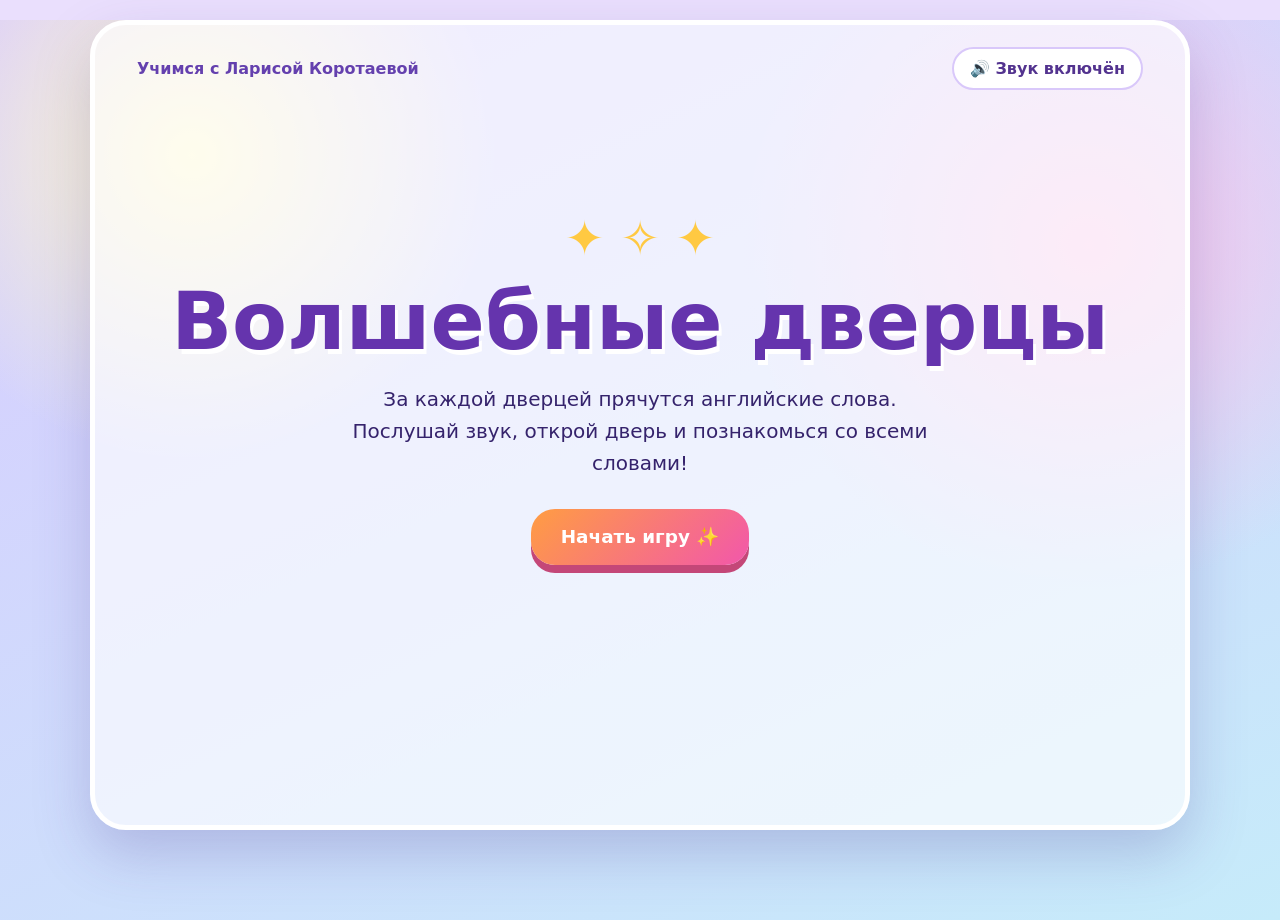
<file: index.html>
<!doctype html>
<html lang="ru">
<head>
  <meta charset="utf-8">
  <meta name="viewport" content="width=device-width, initial-scale=1">
  <meta name="theme-color" content="#5b3ab6">
  <title>Волшебные дверцы — SH CH TH PH</title>
  <link rel="stylesheet" href="styles.css">
  <script src="data.js" defer></script>
  <script src="audio.js" defer></script>
  <script src="app.js" defer></script>
</head>
<body>
  <main class="game">
    <header><span class="brand">Учимся с Ларисой Коротаевой</span><button id="sound-toggle" class="sound" type="button" aria-pressed="true">🔊 Звук включён</button></header>
    <section id="start" class="screen hero" aria-labelledby="game-title">
      <div class="sparkles" aria-hidden="true">✦ ✧ ✦</div>
      <h1 id="game-title">Волшебные дверцы</h1>
      <p>За каждой дверцей прячутся английские слова. Послушай звук, открой дверь и познакомься со всеми словами!</p>
      <button class="primary" id="start-button" type="button">Начать игру ✨</button>
    </section>
    <section id="doors" class="screen" hidden aria-labelledby="doors-title">
      <h2 id="doors-title">Выбери волшебную дверцу</h2>
      <p class="hint">Нажми на дверь и послушай её звук.</p>
      <div id="door-grid" class="door-grid"></div>
      <button class="back" id="doors-home" type="button">← На главную</button>
    </section>
    <section id="room" class="screen" hidden aria-labelledby="room-title">
      <button class="back" id="room-back" type="button">← К дверцам</button>
      <div class="room-heading"><span id="room-symbol" class="symbol"></span><div><h2 id="room-title"></h2><p id="room-sound"></p></div></div>
      <p class="hint">Нажми на слово, чтобы услышать его. Прослушай все три слова.</p>
      <div id="word-grid" class="word-grid"></div>
      <p id="progress" class="progress" role="status" aria-live="polite"></p>
      <button class="primary" id="finish-button" type="button" hidden>Вернуться к дверцам ✨</button>
    </section>
  </main>
</body>
</html>
</file>
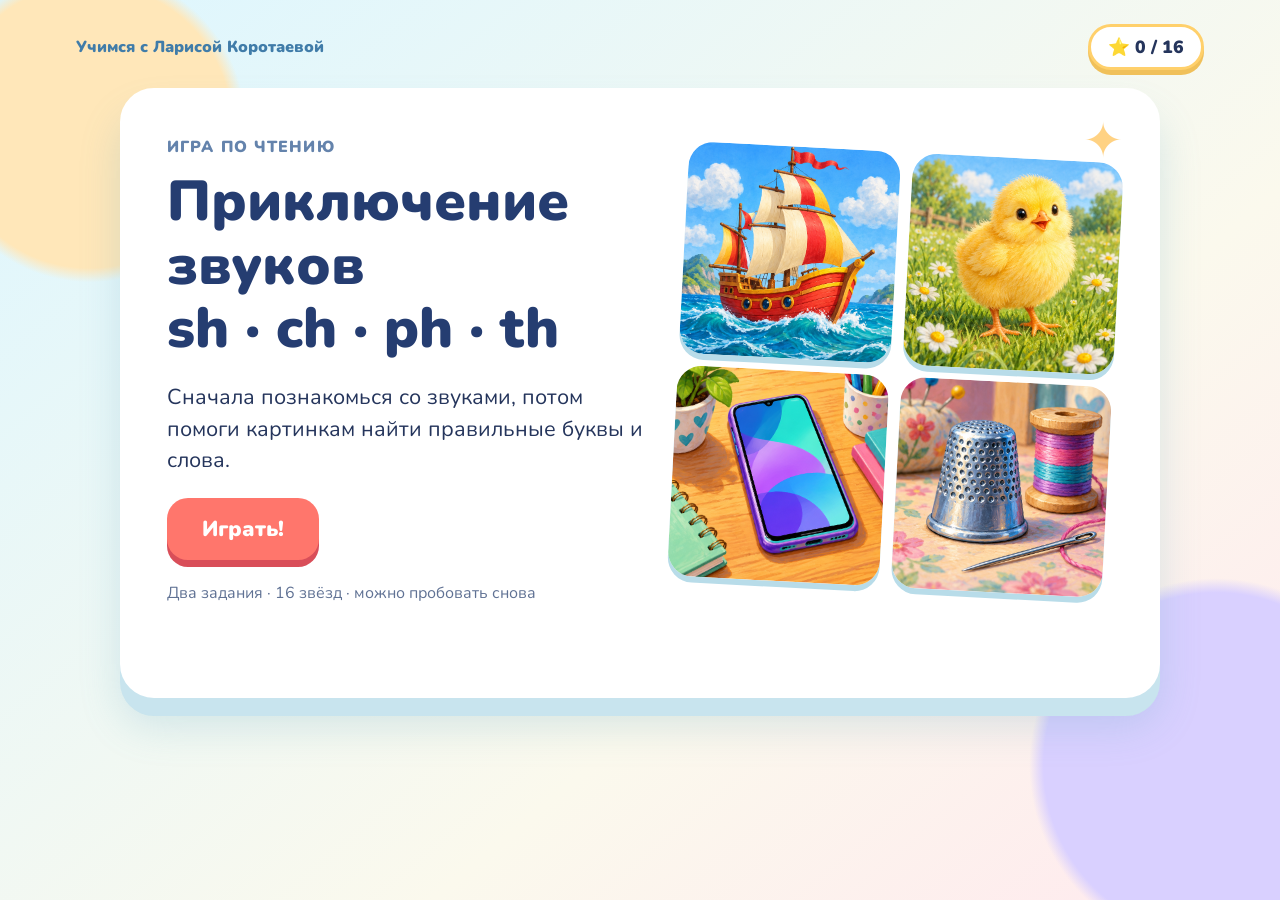
<file: phonics-adventure/index.html>
<!doctype html>
<html lang="ru"><head><meta charset="utf-8"><meta name="viewport" content="width=device-width,initial-scale=1"><title>Приключение звуков sh ch ph th</title><meta name="description" content="Игра для детей: учимся читать английские сочетания sh, ch, ph, th."><link rel="icon" type="image/svg+xml" href="data:image/svg+xml,%3Csvg xmlns='http://www.w3.org/2000/svg' viewBox='0 0 64 64'%3E%3Crect width='64' height='64' rx='18' fill='%231e85b4'/%3E%3Ctext x='32' y='43' font-size='34' text-anchor='middle' font-family='sans-serif' font-weight='bold' fill='white'%3Esh%3C/text%3E%3C/svg%3E"><style>
@import url('https://fonts.googleapis.com/css2?family=Nunito:wght@600;700;800;900&display=swap');
:root{font-family:Nunito,Arial,sans-serif;color:#25355c;background:#e5f8ff;font-synthesis:none}*{box-sizing:border-box}body{margin:0;min-height:100vh;background:radial-gradient(circle at 7% 14%,#ffe7b9 0 10%,transparent 11%),radial-gradient(circle at 95% 85%,#d9d0ff 0 12%,transparent 13%),linear-gradient(140deg,#dcf6ff,#fbf9ed 64%,#ffe8ee)}button{font:inherit;cursor:pointer}button:focus-visible{outline:4px solid #294a88;outline-offset:3px}.app{max-width:1180px;min-height:100vh;margin:auto;padding:24px 26px 42px}.top{display:flex;justify-content:space-between;align-items:center;gap:18px}.brand{font-weight:900;color:#407ca9;font-size:1rem}.score{background:#fff;border:3px solid #ffd06b;border-radius:99px;padding:8px 17px;font-size:1.1rem;font-weight:900;box-shadow:0 5px 0 #f0c05a}.stage{margin:18px auto 0;max-width:1040px;background:white;border:5px solid #fff;border-radius:34px;box-shadow:0 18px 0 #c8e4ee,0 28px 40px #5aa5be38;padding:32px 42px 40px;min-height:610px;position:relative;overflow:hidden}.stage:before{content:'✦';position:absolute;top:15px;right:32px;color:#ffc765;font-size:48px;opacity:.8}.eyebrow{font-size:1rem;font-weight:900;letter-spacing:.07em;text-transform:uppercase;color:#6483ac}.title{font-size:clamp(2rem,4.4vw,3.6rem);line-height:1.13;margin:12px 0 12px;font-weight:900;color:#253d71}.intro{display:grid;grid-template-columns:1fr 46%;align-items:center;gap:28px;min-height:490px}.intro p{font-size:1.35rem;line-height:1.45;max-width:510px}.intro-art{display:grid;grid-template-columns:1fr 1fr;gap:12px;transform:rotate(3deg)}.intro-art img{width:100%;aspect-ratio:1;object-fit:cover;border-radius:25px;box-shadow:0 6px 0 #b8dce9}.primary{border:0;background:#ff766c;color:white;padding:16px 35px;border-radius:21px;font-size:1.35rem;font-weight:900;box-shadow:0 7px 0 #d94e59;transition:transform .15s}.primary:hover{transform:translateY(-3px)}.primary:active{transform:translateY(5px);box-shadow:0 2px 0 #d94e59}.mini{font-size:1rem;color:#607294;margin-top:22px}.bar{height:15px;background:#dfe9f4;border-radius:20px;overflow:hidden;margin:14px 0 20px}.bar span{display:block;height:100%;background:linear-gradient(90deg,#50cbbc,#82db8c);border-radius:20px;transition:width .3s}.lesson{text-align:center}.sound{font-size:clamp(5rem,13vw,10rem);font-weight:900;line-height:1;color:var(--accent);margin:14px auto}.phoneme{font-size:2.6rem;font-weight:900;color:#2d517d}.hint{font-size:1.35rem;max-width:650px;margin:10px auto 23px}.examples{display:flex;justify-content:center;gap:24px}.example{display:flex;align-items:center;gap:12px;background:#edf7ff;border-radius:18px;padding:9px 20px 9px 9px;font-size:1.5rem;font-weight:900}.example img{width:66px;height:66px;object-fit:cover;border-radius:12px}.lesson .primary{margin-top:32px}.question{display:grid;grid-template-columns:45% 1fr;align-items:center;gap:40px;margin-top:10px}.picture{position:relative}.picture img{width:100%;max-width:390px;aspect-ratio:1;object-fit:cover;border-radius:28px;box-shadow:0 9px 0 #d9e8f3}.listen{display:block;border:0;background:#e4f3ff;color:#2e6e9a;padding:11px 17px;border-radius:15px;margin:16px auto 0;font-size:1.1rem;font-weight:900}.prompt{font-size:clamp(1.8rem,3vw,2.8rem);font-weight:900;line-height:1.18;margin:5px 0 20px}.answers{display:grid;grid-template-columns:1fr 1fr;gap:13px}.answer{min-height:80px;border:3px solid #b9daf3;border-radius:20px;background:#f1f9ff;color:#21426b;font-size:clamp(1.35rem,2.7vw,2.3rem);font-weight:900;transition:transform .12s,background .12s}.answer:hover{transform:translateY(-3px);background:#e7f5ff}.answer.good{background:#c9f7db;border-color:#35b978}.answer.bad{background:#ffe2e4;border-color:#ed777f;animation:shake .25s}.feedback{min-height:55px;font-size:1.22rem;font-weight:900;margin-top:18px;color:#31895f}.feedback.error{color:#cc5760}.next{margin-top:8px}.finish{text-align:center;padding:35px 0}.finish .trophy{font-size:6rem;margin:0}.finish p{font-size:1.45rem}.finish .primary{margin-top:20px}@keyframes shake{25%{transform:translateX(-8px)}75%{transform:translateX(8px)}}@media(max-width:760px){.app{padding:12px 12px 28px}.stage{padding:22px 19px 30px;min-height:calc(100vh - 110px);border-radius:25px}.brand{font-size:.78rem}.score{font-size:.9rem;padding:6px 11px}.intro{display:flex;flex-direction:column-reverse;justify-content:center;gap:18px}.intro-art{width:min(75%,330px)}.intro p{font-size:1.15rem}.question{display:flex;flex-direction:column;gap:12px}.picture img{width:min(58vw,270px)}.listen{margin:8px auto 0}.prompt{margin:0 0 12px;text-align:center}.answers{width:100%;gap:9px}.answer{min-height:64px}.examples{gap:9px}.example{font-size:1.1rem;padding:5px 8px 5px 5px}.example img{width:46px;height:46px}.lesson .primary{margin-top:23px}.hint{font-size:1.1rem}}
</style></head><body><div class="app"><header class="top"><div class="brand">Учимся с Ларисой Коротаевой</div><div class="score" id="score">⭐ 0 / 16</div></header><main class="stage" id="stage" aria-live="polite"></main></div><script>
const words=[{word:'ship',sound:'sh'},{word:'fish',sound:'sh'},{word:'chick',sound:'ch'},{word:'cheese',sound:'ch'},{word:'phone',sound:'ph'},{word:'photo',sound:'ph'},{word:'three',sound:'th'},{word:'thimble',sound:'th'}];
const lessons=[{sound:'sh',ipa:'/ʃ/',hint:'Похоже на русское «ш». Скажи: ш-ш-ш!',examples:['ship','fish'],color:'#238ab9'},{sound:'ch',ipa:'/tʃ/',hint:'Похоже на русское «ч». Скажи: ч-ч-ч!',examples:['chick','cheese'],color:'#da8331'},{sound:'ph',ipa:'/f/',hint:'Похоже на русское «ф». Скажи: ф-ф-ф!',examples:['phone','photo'],color:'#7762c4'},{sound:'th',ipa:'/θ/',hint:'Кончик языка между зубами. Тихонько выдохни воздух.',examples:['three','thimble'],color:'#2e9b76'}];
let view='intro',idx=0,score=0,locked=false,firstWrong=false;const stage=document.getElementById('stage'),scoreEl=document.getElementById('score');
function say(t){if(!('speechSynthesis' in window))return; speechSynthesis.cancel();const u=new SpeechSynthesisUtterance(t);u.lang='en-GB';u.rate=.75;const v=speechSynthesis.getVoices().find(v=>v.lang.toLowerCase().startsWith('en-gb'));if(v)u.voice=v;speechSynthesis.speak(u)}
let audio;function tone(ok){try{audio ||=new(window.AudioContext||window.webkitAudioContext)();const now=audio.currentTime;const notes=ok?[660,880,1100]:[210,170];notes.forEach((f,i)=>{let o=audio.createOscillator(),g=audio.createGain();o.type=ok?'sine':'sawtooth';o.frequency.setValueAtTime(f,now+i*.11);g.gain.setValueAtTime(.0001,now+i*.11);g.gain.exponentialRampToValueAtTime(.13,now+i*.11+.015);g.gain.exponentialRampToValueAtTime(.0001,now+i*.11+.17);o.connect(g).connect(audio.destination);o.start(now+i*.11);o.stop(now+i*.11+.19)})}catch(e){}}
function progress(n,total){return `<div class="bar" aria-label="Пройдено ${n} из ${total}"><span style="width:${n/total*100}%"></span></div>`}
function render(){scoreEl.textContent=`⭐ ${score} / 16`;if(view==='intro'){stage.innerHTML=`<div class="intro"><div><div class="eyebrow">Игра по чтению</div><h1 class="title">Приключение звуков<br>sh · ch · ph · th</h1><p>Сначала познакомься со звуками, потом помоги картинкам найти правильные буквы и слова.</p><button class="primary" id="start">Играть!</button><div class="mini">Два задания · 16 звёзд · можно пробовать снова</div></div><div class="intro-art">${['ship','chick','phone','thimble'].map(w=>`<img src="./${w}.png" alt="${w}">`).join('')}</div></div>`;document.getElementById('start').onclick=()=>{view='lesson';idx=0;render()};return}
if(view==='lesson'){const l=lessons[idx];stage.innerHTML=`<div class="lesson" style="--accent:${l.color}"><div class="eyebrow">Знакомство со звуком ${idx+1} из 4</div>${progress(idx,4)}<div class="sound">${l.sound}</div><div class="phoneme">${l.ipa}</div><p class="hint">${l.hint}</p><div class="examples">${l.examples.map(w=>`<div class="example"><img src="./${w}.png" alt="">${w}</div>`).join('')}</div><button class="primary" id="listen">🔊 Послушать слова</button><button class="listen next" id="go">${idx===3?'Начать задания':'Следующий звук'}</button></div>`;document.getElementById('listen').onclick=()=>say(l.examples.join('. '));document.getElementById('go').onclick=()=>{idx++;if(idx===4){view='soundQuiz';idx=0}else view='lesson';render()};return}
if(view==='finish'){stage.innerHTML=`<div class="finish"><div class="trophy">🏆</div><h1 class="title">Ты прочитал все слова!</h1><p>У тебя ${score} звёзд из 16. Теперь ты знаешь звуки <b>sh, ch, ph, th</b>.</p><button class="primary" id="again">Играть ещё раз</button></div>`;document.getElementById('again').onclick=()=>{view='intro';idx=0;score=0;render()};tone(true);return}
const item=words[idx],isSound=view==='soundQuiz',step=isSound?idx:idx+8;
let choices=isSound?['sh','ch','ph','th']:makeChoices(item.word,idx);
stage.innerHTML=`<div class="eyebrow">${isSound?'Задание 1 · Найди звук':'Задание 2 · Прочитай слово'} · ${idx+1} из 8</div>${progress(step,16)}<div class="question"><div class="picture"><img src="./${item.word}.png" alt="${isSound?'Картинка для выбора звука':'Картинка для выбора слова'}"><button class="listen" id="speak" aria-label="Послушать английское слово">🔊 Послушать</button></div><div><div class="prompt">${isSound?'Какие две буквы спрятались в слове?':'Какое слово подходит к картинке?'}</div><div class="answers">${choices.map((c,j)=>`<button class="answer" data-choice="${c}">${c}</button>`).join('')}</div><div class="feedback" id="feedback" role="status"></div><button class="primary next" id="next" hidden>Дальше →</button></div></div>`;
document.getElementById('speak').onclick=()=>say(item.word);stage.querySelectorAll('.answer').forEach(b=>b.onclick=()=>answer(b,item,isSound));document.getElementById('next').onclick=()=>{idx++;locked=false;firstWrong=false;if(idx===8){view=isSound?'wordQuiz':'finish';idx=0}render()};}
function makeChoices(correct,i){let pool=words.filter(x=>x.word!==correct&&x.sound!==words[i].sound).map(x=>x.word);return [correct,pool[(i*2)%pool.length],pool[(i*2+3)%pool.length],pool[(i*2+5)%pool.length]].sort((a,b)=>hash(a,i)-hash(b,i))}
function hash(t,i){return [...t].reduce((a,c)=>a*31+c.charCodeAt(0),i*7)%101}
function answer(button,item,isSound){if(locked)return;let good=button.dataset.choice===(isSound?item.sound:item.word),feedback=document.getElementById('feedback');if(good){button.classList.add('good');locked=true;if(!firstWrong){score++;scoreEl.textContent=`⭐ ${score} / 16`}tone(true);say(item.word);feedback.className='feedback';feedback.textContent=`Верно! ${item.word} — ${item.sound}`;document.getElementById('next').hidden=false}else{button.classList.add('bad');firstWrong=true;tone(false);feedback.className='feedback error';feedback.textContent='Попробуй ещё раз';setTimeout(()=>button.classList.remove('bad'),450)}}
render();
</script></body></html>
</file>
<file: styles.css>
:root{font-family:system-ui,-apple-system,'Segoe UI',sans-serif;color:#35236c;background:#eadffd}*{box-sizing:border-box}body{margin:0;min-height:100vh;background:radial-gradient(circle at 15% 15%,#fff9cb 0,transparent 23%),radial-gradient(circle at 85% 25%,#f9c6eb 0,transparent 27%),linear-gradient(155deg,#d9cbff,#c6ebfa)}button{font:inherit;cursor:pointer}button:focus-visible{outline:4px solid #24104f;outline-offset:4px}[hidden]{display:none!important}.game{width:min(1100px,calc(100% - 24px));min-height:90vh;margin:20px auto;padding:22px clamp(16px,4vw,42px) 48px;border:5px solid #fff;border-radius:36px;background:rgba(255,255,255,.65);box-shadow:0 24px 55px #55439c40}header{display:flex;align-items:center;justify-content:space-between;gap:12px}.brand{font-weight:800;color:#6440ae}.sound,.back{border:2px solid #d9c8fa;background:#fff;border-radius:99px;padding:10px 16px;color:#53338f;font-weight:700}.screen{text-align:center}.hero{padding:clamp(60px,10vw,120px) 10px}.sparkles{font-size:3rem;color:#ffc942}h1{font-size:clamp(2.5rem,7vw,5rem);line-height:1.06;margin:14px 0;color:#6534ad;text-shadow:3px 5px #fff}h2{font-size:clamp(1.9rem,4vw,2.7rem);margin:38px 0 8px}.hero p{max-width:600px;margin:18px auto 30px;font-size:1.25rem;line-height:1.6}.primary{border:0;border-radius:24px;background:linear-gradient(135deg,#ff9d42,#f257ab);box-shadow:0 8px 0 #c44778;color:#fff;padding:17px 30px;font-size:1.15rem;font-weight:900}.primary:hover{transform:translateY(-3px)}.hint{font-size:1.1rem}.door-grid{display:grid;grid-template-columns:repeat(4,minmax(0,1fr));gap:20px;margin:45px auto 30px}.door{border:0;background:transparent;color:#39205c;min-width:0;perspective:600px}.door-arch{position:relative;display:flex;flex-direction:column;align-items:center;justify-content:center;min-height:270px;border:11px solid #fff6d4;border-bottom-width:13px;border-radius:110px 110px 18px 18px;box-shadow:inset -15px 0 #0001,0 12px 20px #55439c45;transform-origin:left;transition:transform .55s;backface-visibility:hidden}.door:hover .door-arch{transform:rotateY(-12deg)}.door.opening .door-arch{transform:rotateY(-65deg)}.pink .door-arch{background:linear-gradient(130deg,#ffb5dc,#ef63a5)}.orange .door-arch{background:linear-gradient(130deg,#ffd783,#ff9252)}.blue .door-arch{background:linear-gradient(130deg,#a9eaff,#5b9ae9)}.purple .door-arch{background:linear-gradient(130deg,#d4c3ff,#9b6ce1)}.door-letter{font-size:clamp(2.5rem,5vw,4.4rem);font-weight:1000;color:#fff;text-shadow:3px 5px #60459a65}.door-ipa{font-size:1.4rem;color:#fff;font-weight:700}.door-knob{position:absolute;right:10%;top:60%;width:18px;height:18px;border-radius:50%;background:#fff4ab;box-shadow:0 1px 5px #543a74}.door-caption{display:block;margin-top:14px;font-weight:800}.room-heading{display:flex;justify-content:center;align-items:center;gap:20px;margin:18px 0}.room-heading h2{margin:0}.room-heading p{margin:4px;font-size:1.2rem}.symbol{display:grid;place-items:center;width:90px;height:90px;border-radius:25px;background:#ffca68;color:#fff;font-size:2rem;font-weight:900;box-shadow:0 7px #ef9455}.word-grid{display:grid;grid-template-columns:repeat(3,minmax(0,1fr));gap:20px;margin:30px 0}.word-card{display:flex;flex-direction:column;align-items:center;gap:6px;min-height:245px;padding:20px 8px;border:4px solid #fff;border-radius:27px;background:#fff9e7;color:#382367;box-shadow:0 10px 0 #e9d8f2;transition:transform .2s}.word-card:hover{transform:translateY(-5px)}.word-card.heard{border-color:#74cb91}.word-icon{font-size:3.4rem}.word-card strong{font-size:2rem}.ipa{font-size:1.2rem;color:#7959a0}.translation{font-size:1.1rem}.listen{color:#7352b0;font-weight:800;margin-top:auto}.progress{min-height:1.7em;font-weight:750}.back{margin:16px 0}@media(max-width:720px){.door-grid{grid-template-columns:repeat(2,minmax(0,1fr));gap:14px}.door-arch{min-height:210px}.word-grid{grid-template-columns:1fr;max-width:360px;margin:25px auto}.word-card{min-height:210px}header{font-size:.8rem}.sound{padding:8px}}@media(prefers-reduced-motion:reduce){*,*:before,*:after{scroll-behavior:auto!important;transition-duration:.01ms!important}}
</file>
